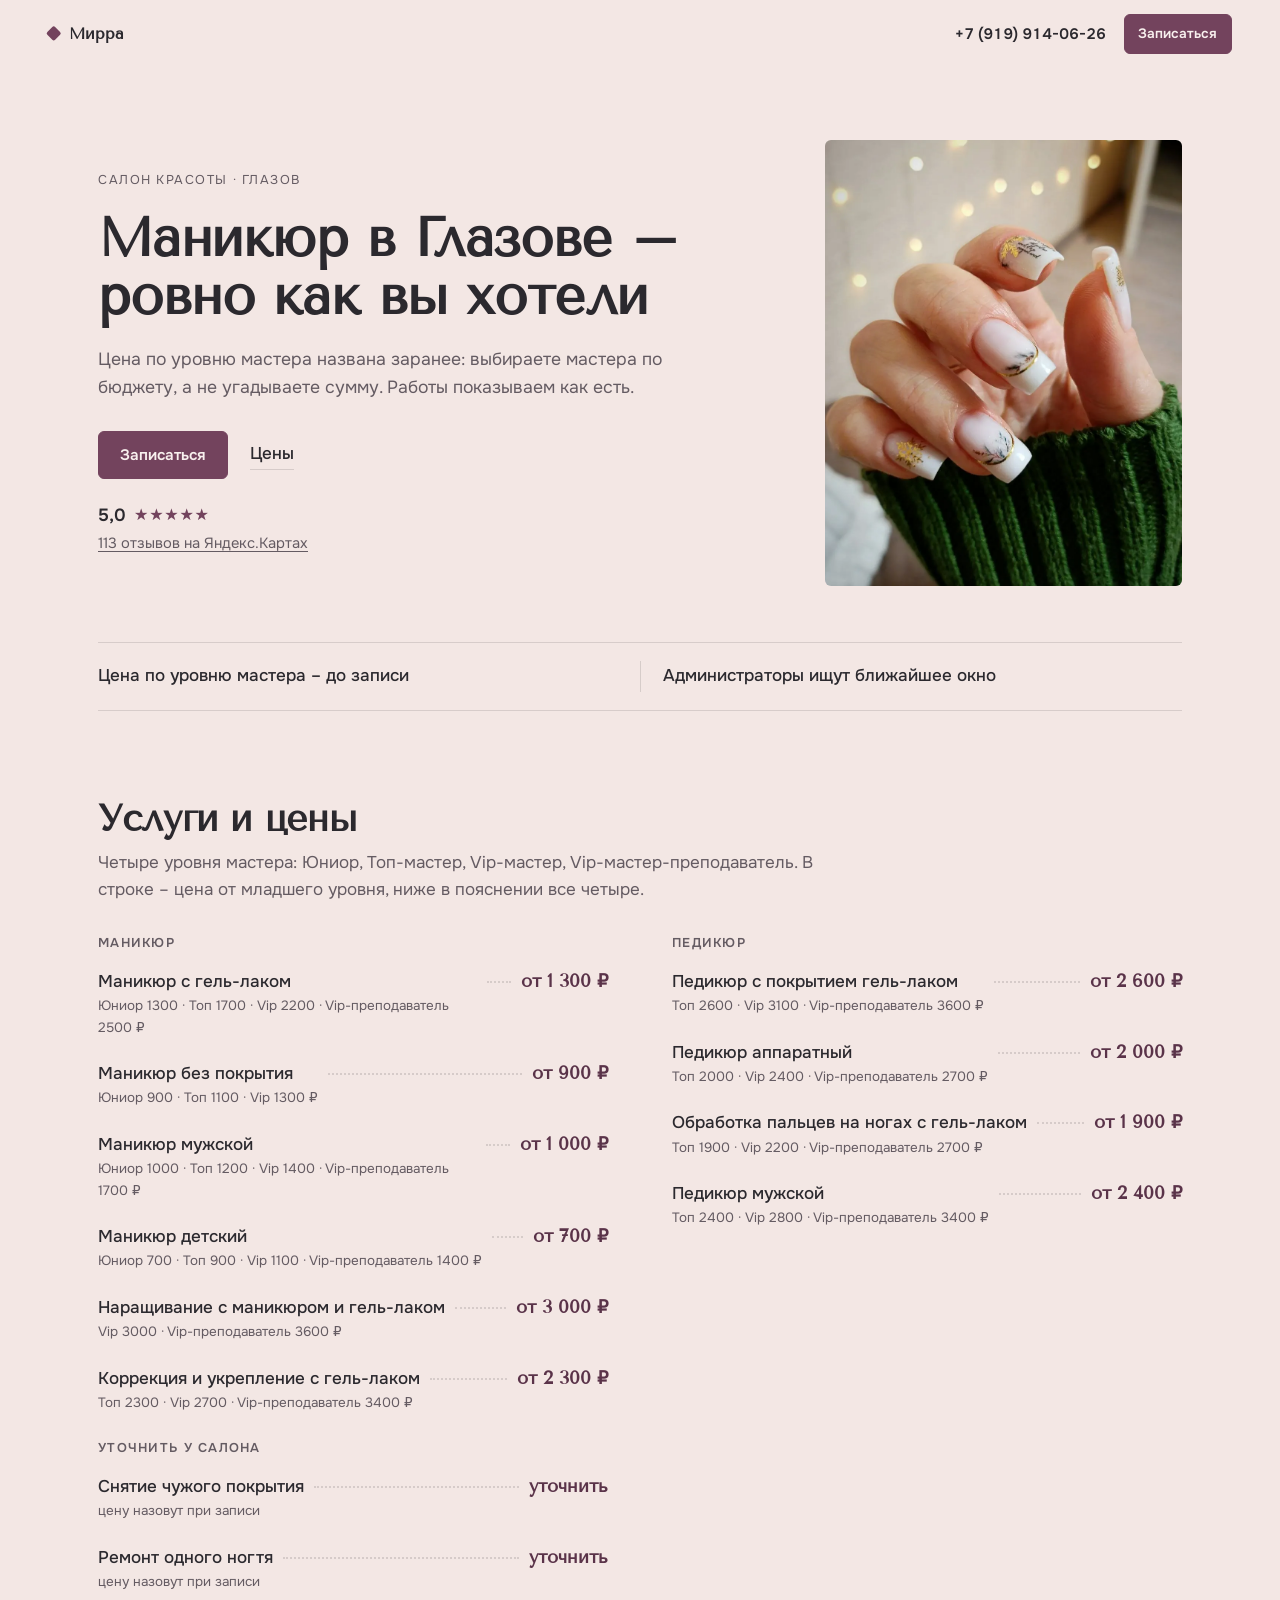
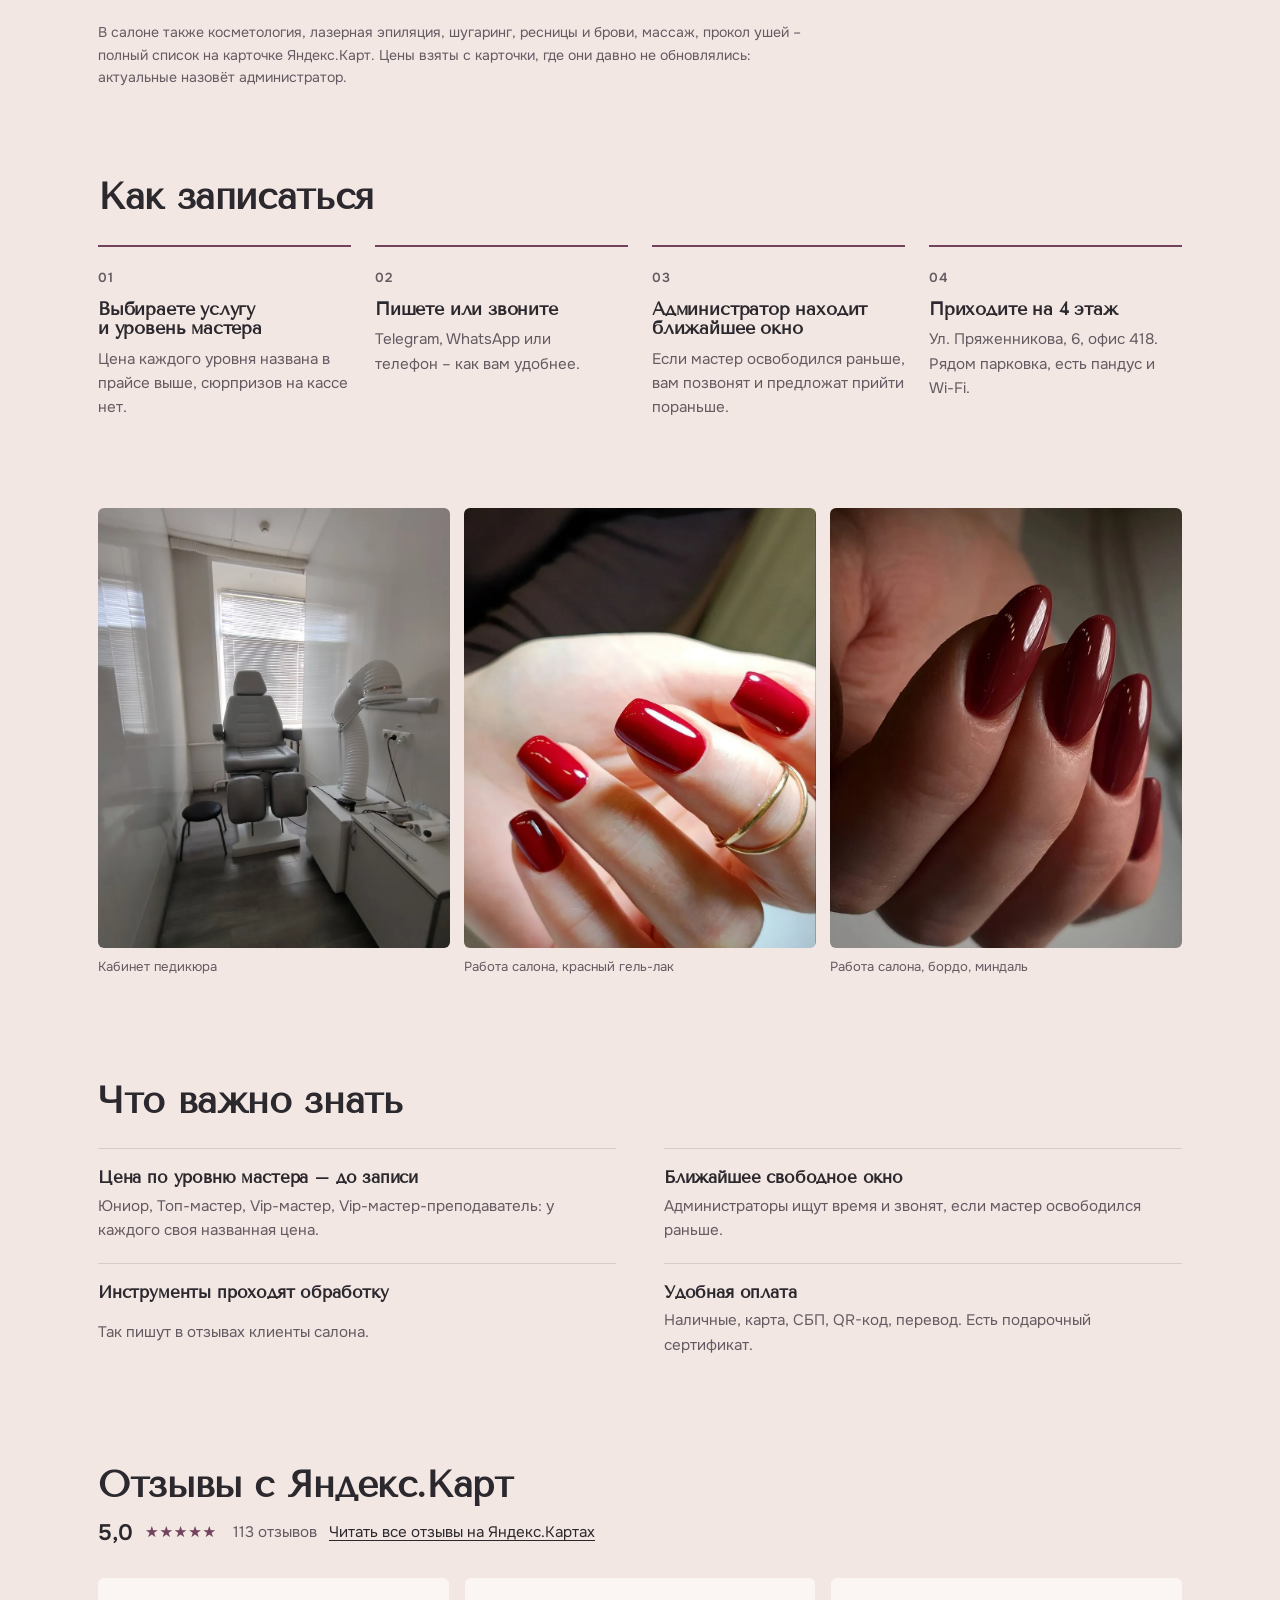
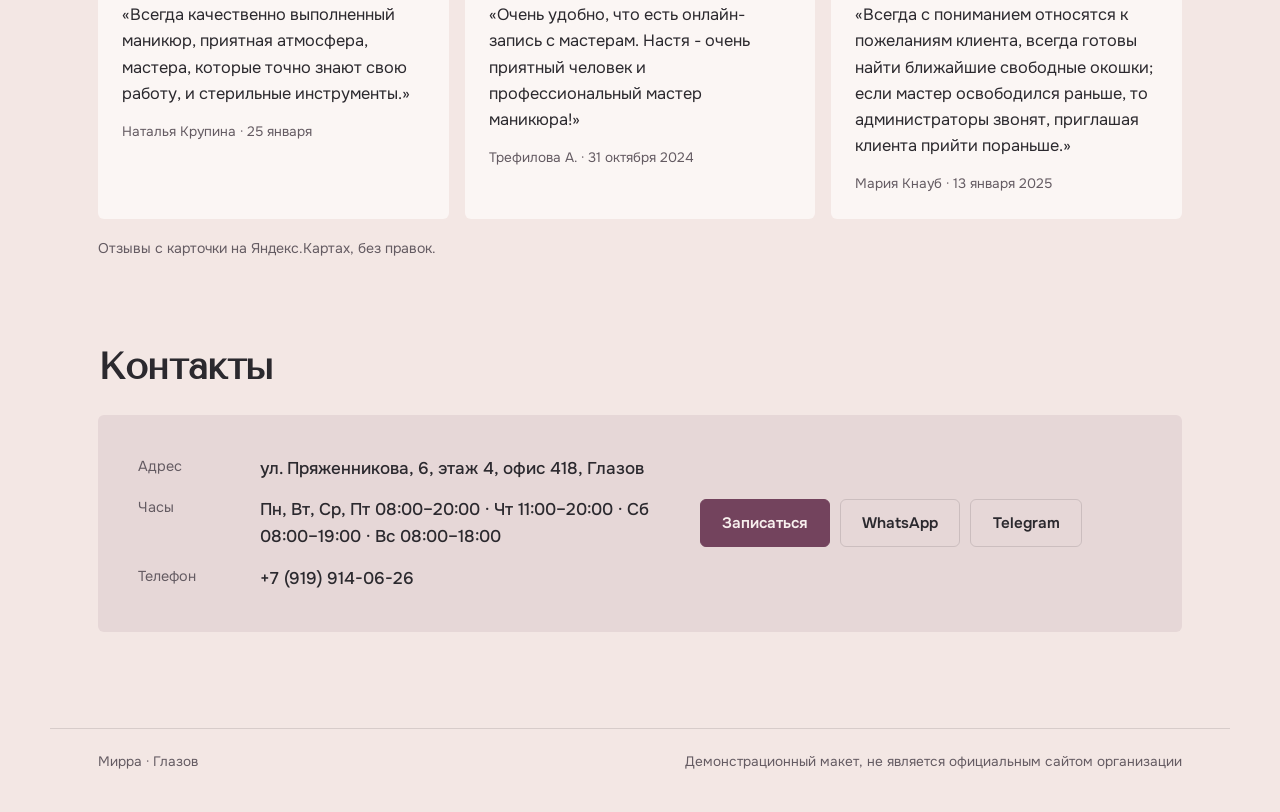
<file: index.html>
<!doctype html>
<html lang="ru">
<head>
<meta charset="utf-8">
<meta name="robots" content="noindex, nofollow">
<meta name="viewport" content="width=device-width, initial-scale=1, viewport-fit=cover">
<title>Мирра · Салон красоты, маникюр и педикюр</title>
<meta name="description" content="Цена по уровню мастера названа заранее: выбираете мастера по бюджету, а не угадываете сумму. Работы показываем как есть.">
<meta property="og:type" content="website">
<meta property="og:title" content="Маникюр в Глазове – ровно как вы хотели">
<meta property="og:description" content="Цена по уровню мастера названа заранее: выбираете мастера по бюджету, а не угадываете сумму. Работы показываем как есть.">
<meta property="og:image" content="assets/hero.webp">
<link rel="preload" as="image" href="assets/hero.webp" fetchpriority="high">
<link rel="icon" href="data:image/svg+xml,%3Csvg xmlns=%27http://www.w3.org/2000/svg%27 viewBox=%270 0 32 32%27%3E%3Crect x=%276%27 y=%276%27 width=%2720%27 height=%2720%27 rx=%275%27 fill=%27%2373435d%27/%3E%3C/svg%3E">
<link rel="preload" href="assets/fonts/tenor-sans-400-cyrillic.woff2" as="font" type="font/woff2" crossorigin>
<link rel="preload" href="assets/fonts/onest-400-cyrillic.woff2" as="font" type="font/woff2" crossorigin>
<style>@font-face { font-family: "Onest"; font-style: normal; font-weight: 400; font-display: swap; src: url("assets/fonts/onest-400-cyrillic.woff2") format("woff2"); unicode-range: U+0301, U+0400-045F, U+0490-0491, U+04B0-04B1, U+2116; }
@font-face { font-family: "Onest"; font-style: normal; font-weight: 400; font-display: swap; src: url("assets/fonts/onest-400-latin.woff2") format("woff2"); unicode-range: U+0000-00FF, U+0131, U+0152-0153, U+02BB-02BC, U+02C6, U+02DA, U+02DC, U+0304, U+0308, U+0329, U+2000-206F, U+20AC, U+2122, U+2191, U+2193, U+2212, U+2215, U+FEFF, U+FFFD; }
@font-face { font-family: "Onest"; font-style: normal; font-weight: 500; font-display: swap; src: url("assets/fonts/onest-500-cyrillic.woff2") format("woff2"); unicode-range: U+0301, U+0400-045F, U+0490-0491, U+04B0-04B1, U+2116; }
@font-face { font-family: "Onest"; font-style: normal; font-weight: 500; font-display: swap; src: url("assets/fonts/onest-500-latin.woff2") format("woff2"); unicode-range: U+0000-00FF, U+0131, U+0152-0153, U+02BB-02BC, U+02C6, U+02DA, U+02DC, U+0304, U+0308, U+0329, U+2000-206F, U+20AC, U+2122, U+2191, U+2193, U+2212, U+2215, U+FEFF, U+FFFD; }
@font-face { font-family: "Onest"; font-style: normal; font-weight: 600; font-display: swap; src: url("assets/fonts/onest-600-cyrillic.woff2") format("woff2"); unicode-range: U+0301, U+0400-045F, U+0490-0491, U+04B0-04B1, U+2116; }
@font-face { font-family: "Onest"; font-style: normal; font-weight: 600; font-display: swap; src: url("assets/fonts/onest-600-latin.woff2") format("woff2"); unicode-range: U+0000-00FF, U+0131, U+0152-0153, U+02BB-02BC, U+02C6, U+02DA, U+02DC, U+0304, U+0308, U+0329, U+2000-206F, U+20AC, U+2122, U+2191, U+2193, U+2212, U+2215, U+FEFF, U+FFFD; }
@font-face { font-family: "Tenor Sans"; font-style: normal; font-weight: 400; font-display: swap; src: url("assets/fonts/tenor-sans-400-cyrillic.woff2") format("woff2"); unicode-range: U+0301, U+0400-045F, U+0490-0491, U+04B0-04B1, U+2116; }
@font-face { font-family: "Tenor Sans"; font-style: normal; font-weight: 400; font-display: swap; src: url("assets/fonts/tenor-sans-400-latin.woff2") format("woff2"); unicode-range: U+0000-00FF, U+0131, U+0152-0153, U+02BB-02BC, U+02C6, U+02DA, U+02DC, U+0304, U+0308, U+0329, U+2000-206F, U+20AC, U+2122, U+2191, U+2193, U+2212, U+2215, U+FEFF, U+FFFD; }
:root { --c-canvas: #f3e7e4; --c-surface: #fbf6f4; --c-ink: #2b292e; --c-ink-soft: #645b62; --c-accent: #73435d; --c-accent-ink: #f8f0ee; --c-accent-deep: #5a3349; --f-display: "Tenor Sans", "Georgia", serif; --f-text: "Onest", "Segoe UI", system-ui, sans-serif; --h1k: 1; }
</style>
<link rel="stylesheet" href="style-lite.css">
</head>
<body class="s-lite" id="top" data-wa="79199140626" data-tg="mirraglazov" data-max="">
<header class="s-bar" data-s-bar>
  <a class="s-bar__brand" href="#top"><i aria-hidden="true"></i>Мирра</a>
  <div class="s-bar__right">
    <a class="s-bar__tel" href="tel:+79199140626">+7 (919) 914-06-26</a>
    <a class="s-btn s-btn--sm" href="#contacts">Записаться</a>
  </div>
</header>
<main>
  <section class="s-hero">
    <div class="s-hero__text">
      <p class="s-eyebrow">Салон красоты · Глазов</p>
      <h1>Маникюр в Глазове – ровно как вы хотели</h1>
      <p class="s-lead">Цена по уровню мастера названа заранее: выбираете мастера по бюджету, а не угадываете сумму. Работы показываем как есть.</p>
      <div class="s-actions"><a class="s-btn" href="#contacts">Записаться</a><a class="s-link" href="#prices">Цены</a></div>
      <div class="s-hero__rating"><a class="s-toprating" href="https://yandex.ru/maps/org/mirra/141368039031/" target="_blank" rel="noopener"><span class="s-toprating__row"><b>5,0</b><span class="s-reviews__stars" style="--r: 5" aria-hidden="true"></span></span><u>113 отзывов на Яндекс.Картах</u></a></div>
    </div>
    <figure class="s-hero__img"><img class="" src="assets/hero.webp" alt="Френч с дизайном, работа салона «Мирра»" decoding="async" fetchpriority="high"></figure>
  </section>

  <ul class="s-facts"><li>Цена по уровню мастера – до записи</li><li>Администраторы ищут ближайшее окно</li></ul>

  <section class="s-section" id="prices">
    <header class="s-section__head"><h2>Услуги и цены</h2><p>Четыре уровня мастера: Юниор, Топ-мастер, Vip-мастер, Vip-мастер-преподаватель. В строке – цена от младшего уровня, ниже в пояснении все четыре.</p></header>
    <div class="s-board"><div class="s-board__group">
      <h3 class="s-board__title">Маникюр</h3>
      <ul class="s-board__list">
        <li class="s-board__row"><span class="s-board__name">Маникюр с гель-лаком<em>Юниор 1300 · Топ 1700 · Vip 2200 · Vip-преподаватель 2500 ₽</em></span><span class="s-board__dots" aria-hidden="true"></span><span class="s-board__price">от 1 300 ₽</span></li>
        <li class="s-board__row"><span class="s-board__name">Маникюр без покрытия<em>Юниор 900 · Топ 1100 · Vip 1300 ₽</em></span><span class="s-board__dots" aria-hidden="true"></span><span class="s-board__price">от 900 ₽</span></li>
        <li class="s-board__row"><span class="s-board__name">Маникюр мужской<em>Юниор 1000 · Топ 1200 · Vip 1400 · Vip-преподаватель 1700 ₽</em></span><span class="s-board__dots" aria-hidden="true"></span><span class="s-board__price">от 1 000 ₽</span></li>
        <li class="s-board__row"><span class="s-board__name">Маникюр детский<em>Юниор 700 · Топ 900 · Vip 1100 · Vip-преподаватель 1400 ₽</em></span><span class="s-board__dots" aria-hidden="true"></span><span class="s-board__price">от 700 ₽</span></li>
        <li class="s-board__row"><span class="s-board__name">Наращивание с маникюром и гель-лаком<em>Vip 3000 · Vip-преподаватель 3600 ₽</em></span><span class="s-board__dots" aria-hidden="true"></span><span class="s-board__price">от 3 000 ₽</span></li>
        <li class="s-board__row"><span class="s-board__name">Коррекция и укрепление с гель-лаком<em>Топ 2300 · Vip 2700 · Vip-преподаватель 3400 ₽</em></span><span class="s-board__dots" aria-hidden="true"></span><span class="s-board__price">от 2 300 ₽</span></li>
      </ul>
    </div>
<div class="s-board__group">
      <h3 class="s-board__title">Педикюр</h3>
      <ul class="s-board__list">
        <li class="s-board__row"><span class="s-board__name">Педикюр с покрытием гель-лаком<em>Топ 2600 · Vip 3100 · Vip-преподаватель 3600 ₽</em></span><span class="s-board__dots" aria-hidden="true"></span><span class="s-board__price">от 2 600 ₽</span></li>
        <li class="s-board__row"><span class="s-board__name">Педикюр аппаратный<em>Топ 2000 · Vip 2400 · Vip-преподаватель 2700 ₽</em></span><span class="s-board__dots" aria-hidden="true"></span><span class="s-board__price">от 2 000 ₽</span></li>
        <li class="s-board__row"><span class="s-board__name">Обработка пальцев на ногах с гель-лаком<em>Топ 1900 · Vip 2200 · Vip-преподаватель 2700 ₽</em></span><span class="s-board__dots" aria-hidden="true"></span><span class="s-board__price">от 1 900 ₽</span></li>
        <li class="s-board__row"><span class="s-board__name">Педикюр мужской<em>Топ 2400 · Vip 2800 · Vip-преподаватель 3400 ₽</em></span><span class="s-board__dots" aria-hidden="true"></span><span class="s-board__price">от 2 400 ₽</span></li>
      </ul>
    </div>
<div class="s-board__group">
      <h3 class="s-board__title">Уточнить у салона</h3>
      <ul class="s-board__list">
        <li class="s-board__row"><span class="s-board__name">Снятие чужого покрытия<em>цену назовут при записи</em></span><span class="s-board__dots" aria-hidden="true"></span><span class="s-board__price">уточнить</span></li>
        <li class="s-board__row"><span class="s-board__name">Ремонт одного ногтя<em>цену назовут при записи</em></span><span class="s-board__dots" aria-hidden="true"></span><span class="s-board__price">уточнить</span></li>
      </ul>
    </div></div>
    <p class="s-note">В салоне также косметология, лазерная эпиляция, шугаринг, ресницы и брови, массаж, прокол ушей – полный список на карточке Яндекс.Карт. Цены взяты с карточки, где они давно не обновлялись: актуальные назовёт администратор.</p>
  </section>

  <section class="s-section">
    <header class="s-section__head"><h2>Как записаться</h2></header>
    <ol class="s-steps">
      <li class="s-steps__item"><span class="s-steps__n">01</span><h3>Выбираете услугу и уровень мастера</h3><p>Цена каждого уровня названа в прайсе выше, сюрпризов на кассе нет.</p></li>
      <li class="s-steps__item"><span class="s-steps__n">02</span><h3>Пишете или звоните</h3><p>Telegram, WhatsApp или телефон – как вам удобнее.</p></li>
      <li class="s-steps__item"><span class="s-steps__n">03</span><h3>Администратор находит ближайшее окно</h3><p>Если мастер освободился раньше, вам позвонят и предложат прийти пораньше.</p></li>
      <li class="s-steps__item"><span class="s-steps__n">04</span><h3>Приходите на 4 этаж</h3><p>Ул. Пряженникова, 6, офис 418. Рядом парковка, есть пандус и Wi-Fi.</p></li>
    </ol>
  </section>

  <section class="s-photos" aria-label="Фото"><figure><img class="" src="assets/kabinet.webp" alt="Светлый кабинет с педикюрным креслом" loading="lazy" decoding="async"><figcaption>Кабинет педикюра</figcaption></figure><figure><img class="" src="assets/work-red.webp" alt="Красный гель-лак, квадратная форма" loading="lazy" decoding="async"><figcaption>Работа салона, красный гель-лак</figcaption></figure><figure><img class="" src="assets/work-bordo.webp" alt="Бордовый гель-лак, форма миндаль" loading="lazy" decoding="async"><figcaption>Работа салона, бордо, миндаль</figcaption></figure></section>

  <section class="s-section">
    <header class="s-section__head"><h2>Что важно знать</h2></header>
    <ul class="s-promises">
      <li><h3>Цена по уровню мастера – до записи</h3><p>Юниор, Топ-мастер, Vip-мастер, Vip-мастер-преподаватель: у каждого своя названная цена.</p></li>
      <li><h3>Ближайшее свободное окно</h3><p>Администраторы ищут время и звонят, если мастер освободился раньше.</p></li>
      <li><h3>Инструменты проходят обработку</h3><p>Так пишут в отзывах клиенты салона.</p></li>
      <li><h3>Удобная оплата</h3><p>Наличные, карта, СБП, QR-код, перевод. Есть подарочный сертификат.</p></li>
    </ul>
  </section>

  <section class="s-section">
    <header class="s-section__head s-section__head--reviews"><h2>Отзывы с Яндекс.Карт</h2><p class="s-reviews__rating"><span class="s-reviews__num">5,0</span><span class="s-reviews__stars" style="--r: 5" aria-label="рейтинг 5,0 из 5"></span><span class="s-reviews__count">113 отзывов</span><a class="s-reviews__all" href="https://yandex.ru/maps/org/mirra/141368039031/" target="_blank" rel="noopener">Читать все отзывы на Яндекс.Картах</a></p></header>
    <ul class="s-reviews">
      <li><blockquote>«Всегда качественно выполненный маникюр, приятная атмосфера, мастера, которые точно знают свою работу, и стерильные инструменты.»</blockquote><p class="s-reviews__who">Наталья Крупина · 25 января</p></li>
      <li><blockquote>«Очень удобно, что есть онлайн-запись с мастерам. Настя - очень приятный человек и профессиональный мастер маникюра!»</blockquote><p class="s-reviews__who">Трефилова А. · 31 октября 2024</p></li>
      <li><blockquote>«Всегда с пониманием относятся к пожеланиям клиента, всегда готовы найти ближайшие свободные окошки; если мастер освободился раньше, то администраторы звонят, приглашая клиента прийти пораньше.»</blockquote><p class="s-reviews__who">Мария Кнауб · 13 января 2025</p></li>
    </ul>
    <p class="s-note">Отзывы с карточки на Яндекс.Картах, без правок.</p>
  </section>

  <section class="s-section" id="contacts">
    <header class="s-section__head"><h2>Контакты</h2></header>
    <div class="s-contacts">
      <dl>
        <div><dt>Адрес</dt><dd>ул. Пряженникова, 6, этаж 4, офис 418, Глазов</dd></div>
        <div><dt>Часы</dt><dd>Пн, Вт, Ср, Пт 08:00–20:00 · Чт 11:00–20:00 · Сб 08:00–19:00 · Вс 08:00–18:00</dd></div>
        <div><dt>Телефон</dt><dd><a href="tel:+79199140626">+7 (919) 914-06-26</a></dd></div>
      </dl>
      <div class="s-contacts__actions">
        <a class="s-btn" href="tel:+79199140626">Записаться</a>
        <a class="s-btn s-btn--ghost" data-s-msg="whatsapp" href="#">WhatsApp</a>
        <a class="s-btn s-btn--ghost" data-s-msg="telegram" href="#">Telegram</a>
      </div>
    </div>
  </section>
</main>
<footer class="s-foot"><p>Мирра · Глазов</p><p>Демонстрационный макет, не является официальным сайтом организации</p></footer>
<script src="style.js" defer></script>
</body>
</html>
</file>
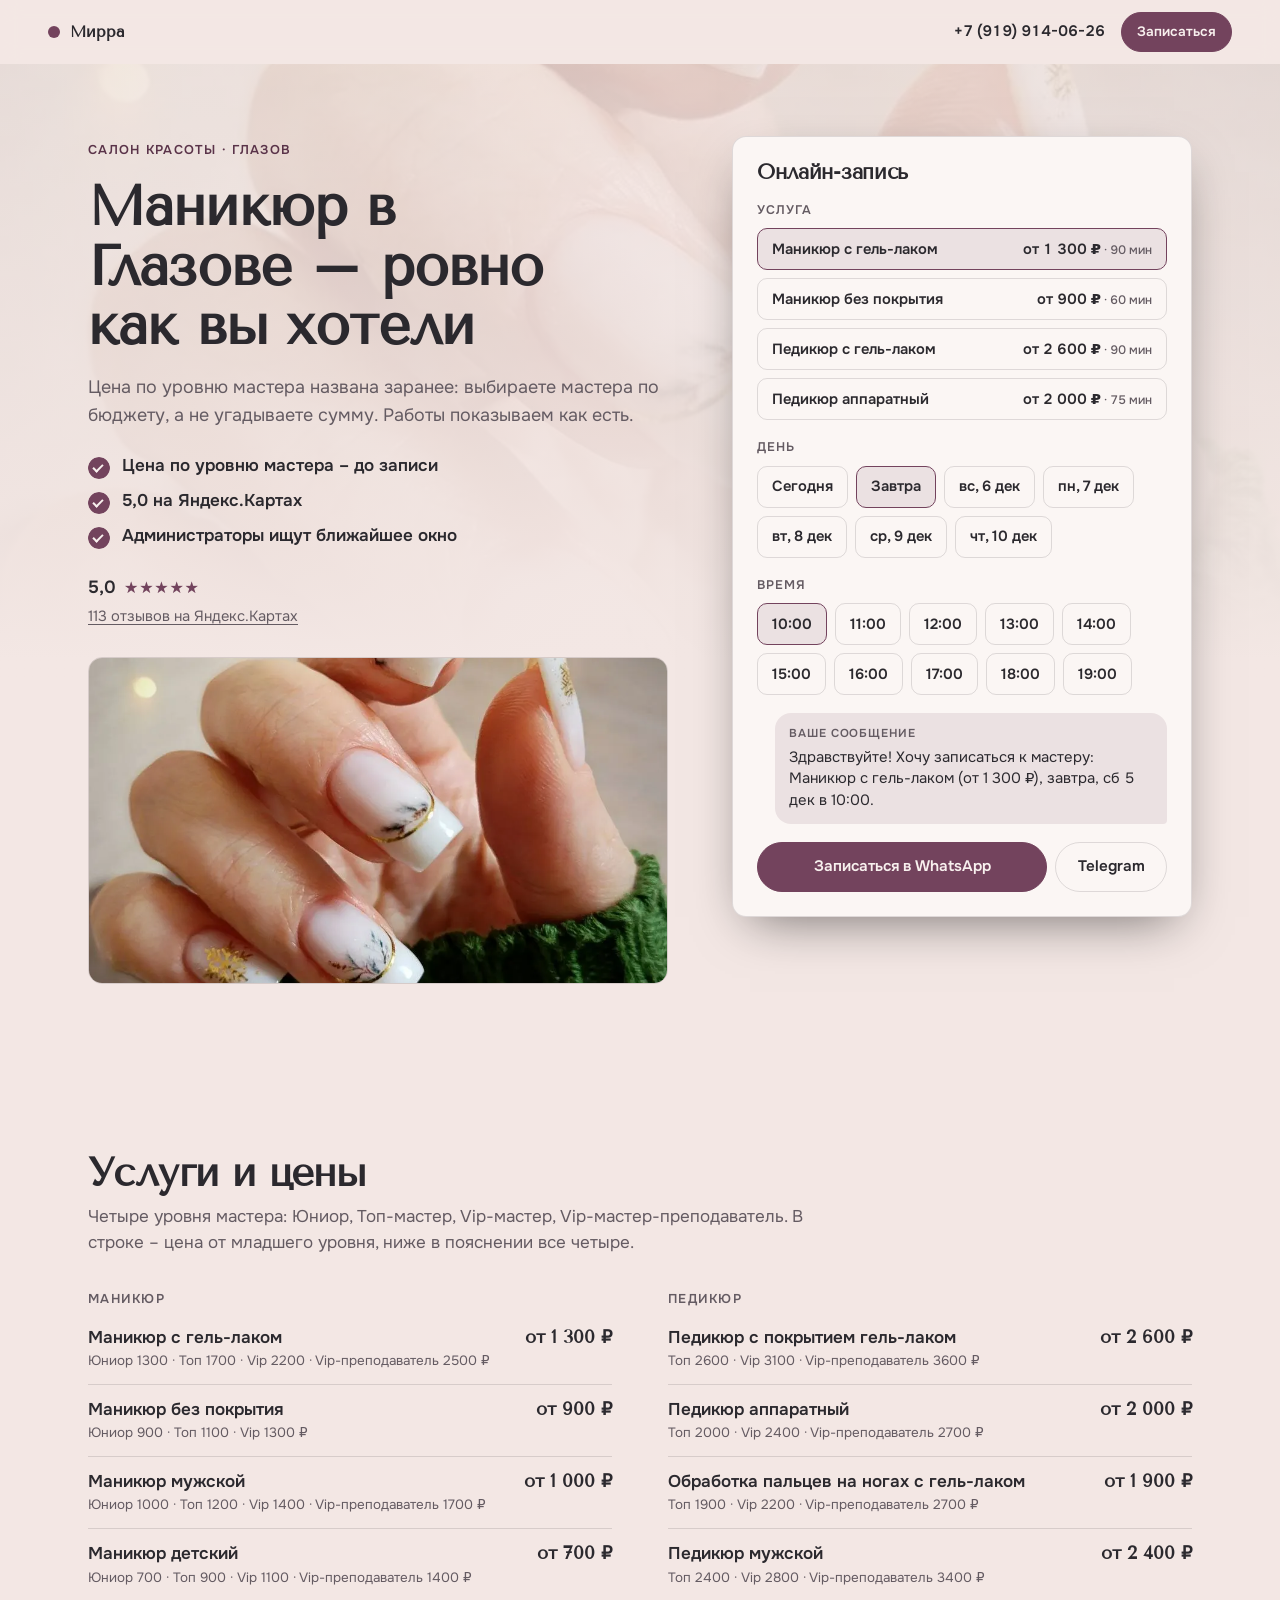
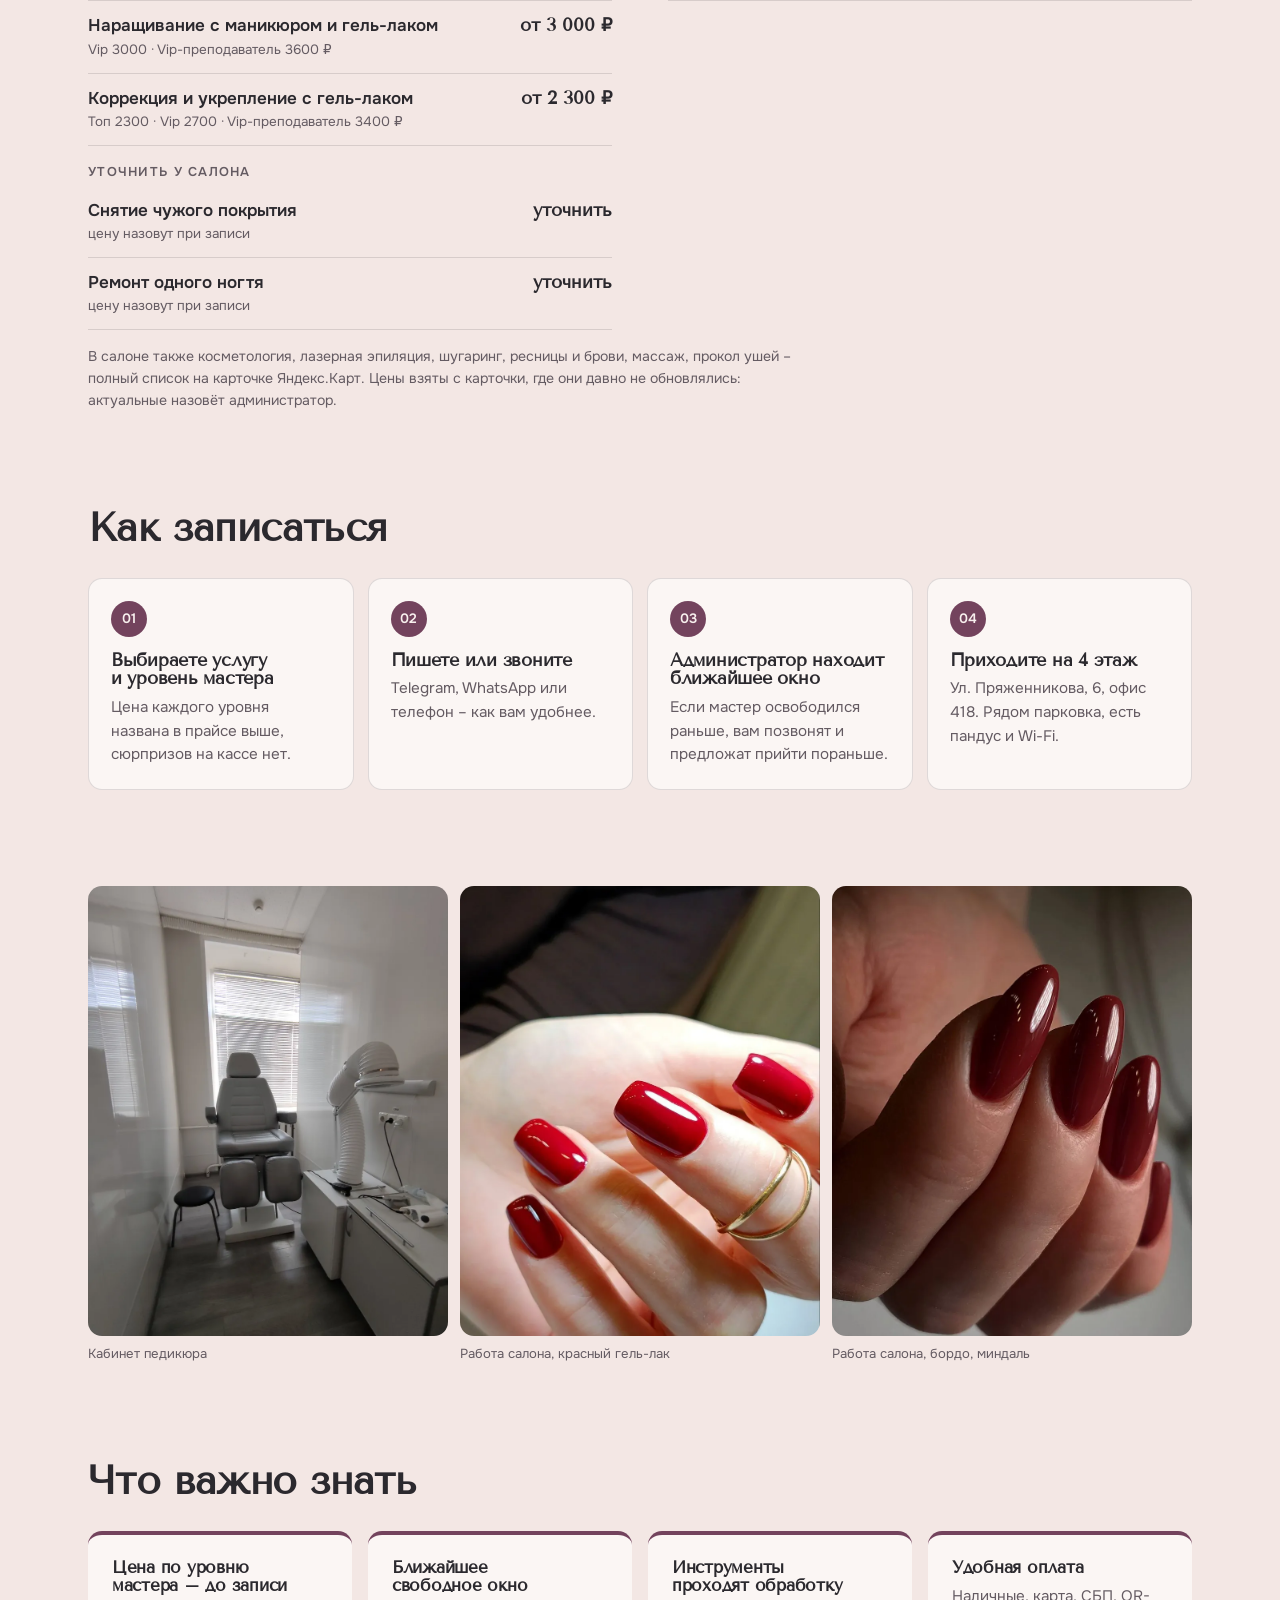
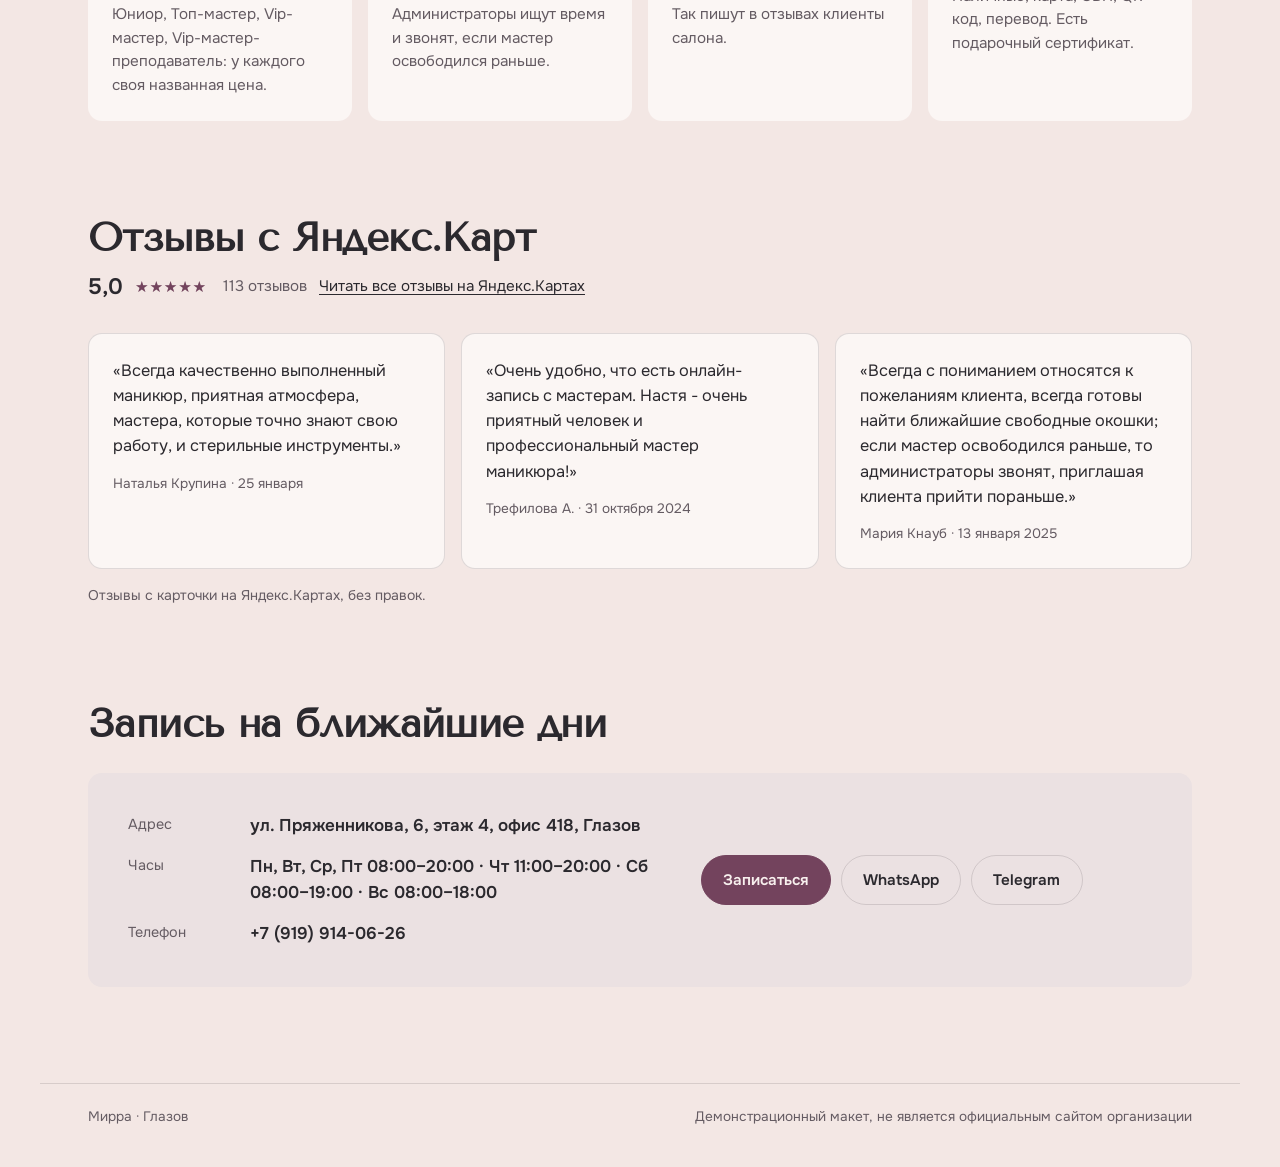
<file: prod/index.html>
<!doctype html>
<html lang="ru">
<head>
<meta charset="utf-8">
<meta name="robots" content="noindex, nofollow">
<meta name="viewport" content="width=device-width, initial-scale=1, viewport-fit=cover">
<title>Мирра · Салон красоты, маникюр и педикюр</title>
<meta name="description" content="Цена по уровню мастера названа заранее: выбираете мастера по бюджету, а не угадываете сумму. Работы показываем как есть.">
<meta property="og:type" content="website">
<meta property="og:title" content="Маникюр в Глазове – ровно как вы хотели">
<meta property="og:description" content="Цена по уровню мастера названа заранее: выбираете мастера по бюджету, а не угадываете сумму. Работы показываем как есть.">
<meta property="og:image" content="assets/hero.webp">
<link rel="preload" as="image" href="assets/hero.webp" fetchpriority="high">
<link rel="icon" href="data:image/svg+xml,%3Csvg xmlns=%27http://www.w3.org/2000/svg%27 viewBox=%270 0 32 32%27%3E%3Crect x=%276%27 y=%276%27 width=%2720%27 height=%2720%27 rx=%275%27 fill=%27%2373435d%27/%3E%3C/svg%3E">
<link rel="preload" href="assets/fonts/tenor-sans-400-cyrillic.woff2" as="font" type="font/woff2" crossorigin>
<link rel="preload" href="assets/fonts/onest-400-cyrillic.woff2" as="font" type="font/woff2" crossorigin>
<style>@font-face { font-family: "Onest"; font-style: normal; font-weight: 400; font-display: swap; src: url("assets/fonts/onest-400-cyrillic.woff2") format("woff2"); unicode-range: U+0301, U+0400-045F, U+0490-0491, U+04B0-04B1, U+2116; }
@font-face { font-family: "Onest"; font-style: normal; font-weight: 400; font-display: swap; src: url("assets/fonts/onest-400-latin.woff2") format("woff2"); unicode-range: U+0000-00FF, U+0131, U+0152-0153, U+02BB-02BC, U+02C6, U+02DA, U+02DC, U+0304, U+0308, U+0329, U+2000-206F, U+20AC, U+2122, U+2191, U+2193, U+2212, U+2215, U+FEFF, U+FFFD; }
@font-face { font-family: "Onest"; font-style: normal; font-weight: 500; font-display: swap; src: url("assets/fonts/onest-500-cyrillic.woff2") format("woff2"); unicode-range: U+0301, U+0400-045F, U+0490-0491, U+04B0-04B1, U+2116; }
@font-face { font-family: "Onest"; font-style: normal; font-weight: 500; font-display: swap; src: url("assets/fonts/onest-500-latin.woff2") format("woff2"); unicode-range: U+0000-00FF, U+0131, U+0152-0153, U+02BB-02BC, U+02C6, U+02DA, U+02DC, U+0304, U+0308, U+0329, U+2000-206F, U+20AC, U+2122, U+2191, U+2193, U+2212, U+2215, U+FEFF, U+FFFD; }
@font-face { font-family: "Onest"; font-style: normal; font-weight: 600; font-display: swap; src: url("assets/fonts/onest-600-cyrillic.woff2") format("woff2"); unicode-range: U+0301, U+0400-045F, U+0490-0491, U+04B0-04B1, U+2116; }
@font-face { font-family: "Onest"; font-style: normal; font-weight: 600; font-display: swap; src: url("assets/fonts/onest-600-latin.woff2") format("woff2"); unicode-range: U+0000-00FF, U+0131, U+0152-0153, U+02BB-02BC, U+02C6, U+02DA, U+02DC, U+0304, U+0308, U+0329, U+2000-206F, U+20AC, U+2122, U+2191, U+2193, U+2212, U+2215, U+FEFF, U+FFFD; }
@font-face { font-family: "Tenor Sans"; font-style: normal; font-weight: 400; font-display: swap; src: url("assets/fonts/tenor-sans-400-cyrillic.woff2") format("woff2"); unicode-range: U+0301, U+0400-045F, U+0490-0491, U+04B0-04B1, U+2116; }
@font-face { font-family: "Tenor Sans"; font-style: normal; font-weight: 400; font-display: swap; src: url("assets/fonts/tenor-sans-400-latin.woff2") format("woff2"); unicode-range: U+0000-00FF, U+0131, U+0152-0153, U+02BB-02BC, U+02C6, U+02DA, U+02DC, U+0304, U+0308, U+0329, U+2000-206F, U+20AC, U+2122, U+2191, U+2193, U+2212, U+2215, U+FEFF, U+FFFD; }
:root { --c-canvas: #f3e7e4; --c-surface: #fbf6f4; --c-ink: #2b292e; --c-ink-soft: #645b62; --c-accent: #73435d; --c-accent-ink: #f8f0ee; --c-accent-deep: #5a3349; --f-display: "Tenor Sans", "Georgia", serif; --f-text: "Onest", "Segoe UI", system-ui, sans-serif; --h1k: 1; }
</style>
<link rel="stylesheet" href="style-prod.css">
</head>
<body class="s-prod" id="top" data-wa="79199140626" data-tg="mirraglazov" data-max="">
<header class="s-bar" data-s-bar>
  <a class="s-bar__brand" href="#top"><i aria-hidden="true"></i>Мирра</a>
  <div class="s-bar__right">
    <a class="s-bar__tel" href="tel:+79199140626">+7 (919) 914-06-26</a>
    <a class="s-btn s-btn--sm" href="#widget">Записаться</a>
  </div>
</header>
<main>
  <section class="s-hero">
    <div class="s-hero__text">
      <p class="s-eyebrow">Салон красоты · Глазов</p>
      <h1>Маникюр в Глазове – ровно как вы хотели</h1>
      <p class="s-lead">Цена по уровню мастера названа заранее: выбираете мастера по бюджету, а не угадываете сумму. Работы показываем как есть.</p>
      <ul class="s-ticks"><li>Цена по уровню мастера – до записи</li><li>5,0 на Яндекс.Картах</li><li>Администраторы ищут ближайшее окно</li></ul>
      <p class="s-rating"><a class="s-toprating" href="https://yandex.ru/maps/org/mirra/141368039031/" target="_blank" rel="noopener"><span class="s-toprating__row"><b>5,0</b><span class="s-reviews__stars" style="--r: 5" aria-hidden="true"></span></span><u>113 отзывов на Яндекс.Картах</u></a></p>
      <figure class="s-hero__photo"><img class="" src="assets/hero.webp" alt="Френч с дизайном, работа салона «Мирра»" loading="lazy" decoding="async"></figure>
    </div>
    <div class="s-hero__widget" id="widget"><form class="s-widget" data-s-booking data-days="7" data-closed="" data-slots="10:00,11:00,12:00,13:00,14:00,15:00,16:00,17:00,18:00,19:00" data-message="Здравствуйте! Хочу записаться к мастеру: {услуга}, {день} в {время}." onsubmit="return false">
      <h2 class="s-widget__title">Онлайн-запись</h2>
      <fieldset><legend>Услуга</legend>
        <div class="s-chips s-chips--col"><label class="s-chip s-chip--row"><input type="radio" name="svc" value="0" data-name="Маникюр с гель-лаком" data-price="1300" data-from="1" data-min="90" checked><span>Маникюр с гель-лаком</span><b>от 1 300 ₽<small> · 90 мин</small></b></label><label class="s-chip s-chip--row"><input type="radio" name="svc" value="1" data-name="Маникюр без покрытия" data-price="900" data-from="1" data-min="60"><span>Маникюр без покрытия</span><b>от 900 ₽<small> · 60 мин</small></b></label><label class="s-chip s-chip--row"><input type="radio" name="svc" value="2" data-name="Педикюр с гель-лаком" data-price="2600" data-from="1" data-min="90"><span>Педикюр с гель-лаком</span><b>от 2 600 ₽<small> · 90 мин</small></b></label><label class="s-chip s-chip--row"><input type="radio" name="svc" value="3" data-name="Педикюр аппаратный" data-price="2000" data-from="1" data-min="75"><span>Педикюр аппаратный</span><b>от 2 000 ₽<small> · 75 мин</small></b></label></div>
      </fieldset>
      <fieldset><legend>День</legend><div class="s-chips" data-s-days></div></fieldset>
      <fieldset><legend>Время</legend><div class="s-chips" data-s-times></div></fieldset>
      <div class="s-bubble" aria-live="polite"><span class="s-bubble__label">Ваше сообщение</span><p data-s-bubble></p></div>
      <div class="s-send">
        <a class="s-btn s-btn--wide" data-s-msg="whatsapp" href="#">Записаться в WhatsApp</a>
        <a class="s-btn s-btn--ghost" data-s-msg="telegram" href="#">Telegram</a>
      </div>
      <p class="s-send__note" data-s-copied hidden>Текст скопирован – вставьте его в чат.</p>
      
    </form></div>
    <figure class="s-hero__bg" aria-hidden="true"><img class="" src="assets/hero.webp" alt="Френч с дизайном, работа салона «Мирра»" decoding="async" fetchpriority="high"></figure>
  </section>

  

  <section class="s-section s-reveal" id="prices">
    <header class="s-section__head"><h2>Услуги и цены</h2><p>Четыре уровня мастера: Юниор, Топ-мастер, Vip-мастер, Vip-мастер-преподаватель. В строке – цена от младшего уровня, ниже в пояснении все четыре.</p></header>
    <div class="s-board"><div class="s-board__group">
      <h3 class="s-board__title">Маникюр</h3>
      <ul class="s-board__list">
        <li class="s-board__row"><span class="s-board__name">Маникюр с гель-лаком<em>Юниор 1300 · Топ 1700 · Vip 2200 · Vip-преподаватель 2500 ₽</em></span><span class="s-board__dots" aria-hidden="true"></span><span class="s-board__price">от 1 300 ₽</span></li>
        <li class="s-board__row"><span class="s-board__name">Маникюр без покрытия<em>Юниор 900 · Топ 1100 · Vip 1300 ₽</em></span><span class="s-board__dots" aria-hidden="true"></span><span class="s-board__price">от 900 ₽</span></li>
        <li class="s-board__row"><span class="s-board__name">Маникюр мужской<em>Юниор 1000 · Топ 1200 · Vip 1400 · Vip-преподаватель 1700 ₽</em></span><span class="s-board__dots" aria-hidden="true"></span><span class="s-board__price">от 1 000 ₽</span></li>
        <li class="s-board__row"><span class="s-board__name">Маникюр детский<em>Юниор 700 · Топ 900 · Vip 1100 · Vip-преподаватель 1400 ₽</em></span><span class="s-board__dots" aria-hidden="true"></span><span class="s-board__price">от 700 ₽</span></li>
        <li class="s-board__row"><span class="s-board__name">Наращивание с маникюром и гель-лаком<em>Vip 3000 · Vip-преподаватель 3600 ₽</em></span><span class="s-board__dots" aria-hidden="true"></span><span class="s-board__price">от 3 000 ₽</span></li>
        <li class="s-board__row"><span class="s-board__name">Коррекция и укрепление с гель-лаком<em>Топ 2300 · Vip 2700 · Vip-преподаватель 3400 ₽</em></span><span class="s-board__dots" aria-hidden="true"></span><span class="s-board__price">от 2 300 ₽</span></li>
      </ul>
    </div>
<div class="s-board__group">
      <h3 class="s-board__title">Педикюр</h3>
      <ul class="s-board__list">
        <li class="s-board__row"><span class="s-board__name">Педикюр с покрытием гель-лаком<em>Топ 2600 · Vip 3100 · Vip-преподаватель 3600 ₽</em></span><span class="s-board__dots" aria-hidden="true"></span><span class="s-board__price">от 2 600 ₽</span></li>
        <li class="s-board__row"><span class="s-board__name">Педикюр аппаратный<em>Топ 2000 · Vip 2400 · Vip-преподаватель 2700 ₽</em></span><span class="s-board__dots" aria-hidden="true"></span><span class="s-board__price">от 2 000 ₽</span></li>
        <li class="s-board__row"><span class="s-board__name">Обработка пальцев на ногах с гель-лаком<em>Топ 1900 · Vip 2200 · Vip-преподаватель 2700 ₽</em></span><span class="s-board__dots" aria-hidden="true"></span><span class="s-board__price">от 1 900 ₽</span></li>
        <li class="s-board__row"><span class="s-board__name">Педикюр мужской<em>Топ 2400 · Vip 2800 · Vip-преподаватель 3400 ₽</em></span><span class="s-board__dots" aria-hidden="true"></span><span class="s-board__price">от 2 400 ₽</span></li>
      </ul>
    </div>
<div class="s-board__group">
      <h3 class="s-board__title">Уточнить у салона</h3>
      <ul class="s-board__list">
        <li class="s-board__row"><span class="s-board__name">Снятие чужого покрытия<em>цену назовут при записи</em></span><span class="s-board__dots" aria-hidden="true"></span><span class="s-board__price">уточнить</span></li>
        <li class="s-board__row"><span class="s-board__name">Ремонт одного ногтя<em>цену назовут при записи</em></span><span class="s-board__dots" aria-hidden="true"></span><span class="s-board__price">уточнить</span></li>
      </ul>
    </div></div>
    <p class="s-note">В салоне также косметология, лазерная эпиляция, шугаринг, ресницы и брови, массаж, прокол ушей – полный список на карточке Яндекс.Карт. Цены взяты с карточки, где они давно не обновлялись: актуальные назовёт администратор.</p>
  </section>

  <section class="s-section s-reveal">
    <header class="s-section__head"><h2>Как записаться</h2></header>
    <ol class="s-steps">
      <li class="s-steps__item"><span class="s-steps__n">01</span><h3>Выбираете услугу и уровень мастера</h3><p>Цена каждого уровня названа в прайсе выше, сюрпризов на кассе нет.</p></li>
      <li class="s-steps__item"><span class="s-steps__n">02</span><h3>Пишете или звоните</h3><p>Telegram, WhatsApp или телефон – как вам удобнее.</p></li>
      <li class="s-steps__item"><span class="s-steps__n">03</span><h3>Администратор находит ближайшее окно</h3><p>Если мастер освободился раньше, вам позвонят и предложат прийти пораньше.</p></li>
      <li class="s-steps__item"><span class="s-steps__n">04</span><h3>Приходите на 4 этаж</h3><p>Ул. Пряженникова, 6, офис 418. Рядом парковка, есть пандус и Wi-Fi.</p></li>
    </ol>
  </section>

  <section class="s-photos s-reveal" aria-label="Фото"><figure><img class="" src="assets/kabinet.webp" alt="Светлый кабинет с педикюрным креслом" loading="lazy" decoding="async"><figcaption>Кабинет педикюра</figcaption></figure><figure><img class="" src="assets/work-red.webp" alt="Красный гель-лак, квадратная форма" loading="lazy" decoding="async"><figcaption>Работа салона, красный гель-лак</figcaption></figure><figure><img class="" src="assets/work-bordo.webp" alt="Бордовый гель-лак, форма миндаль" loading="lazy" decoding="async"><figcaption>Работа салона, бордо, миндаль</figcaption></figure></section>

  <section class="s-section s-reveal">
    <header class="s-section__head"><h2>Что важно знать</h2></header>
    <ul class="s-promises">
      <li><h3>Цена по уровню мастера – до записи</h3><p>Юниор, Топ-мастер, Vip-мастер, Vip-мастер-преподаватель: у каждого своя названная цена.</p></li>
      <li><h3>Ближайшее свободное окно</h3><p>Администраторы ищут время и звонят, если мастер освободился раньше.</p></li>
      <li><h3>Инструменты проходят обработку</h3><p>Так пишут в отзывах клиенты салона.</p></li>
      <li><h3>Удобная оплата</h3><p>Наличные, карта, СБП, QR-код, перевод. Есть подарочный сертификат.</p></li>
    </ul>
  </section>

  <section class="s-section s-reveal">
    <header class="s-section__head s-section__head--reviews"><h2>Отзывы с Яндекс.Карт</h2><p class="s-reviews__rating"><span class="s-reviews__num">5,0</span><span class="s-reviews__stars" style="--r: 5" aria-label="рейтинг 5,0 из 5"></span><span class="s-reviews__count">113 отзывов</span><a class="s-reviews__all" href="https://yandex.ru/maps/org/mirra/141368039031/" target="_blank" rel="noopener">Читать все отзывы на Яндекс.Картах</a></p></header>
    <ul class="s-reviews">
      <li><blockquote>«Всегда качественно выполненный маникюр, приятная атмосфера, мастера, которые точно знают свою работу, и стерильные инструменты.»</blockquote><p class="s-reviews__who">Наталья Крупина · 25 января</p></li>
      <li><blockquote>«Очень удобно, что есть онлайн-запись с мастерам. Настя - очень приятный человек и профессиональный мастер маникюра!»</blockquote><p class="s-reviews__who">Трефилова А. · 31 октября 2024</p></li>
      <li><blockquote>«Всегда с пониманием относятся к пожеланиям клиента, всегда готовы найти ближайшие свободные окошки; если мастер освободился раньше, то администраторы звонят, приглашая клиента прийти пораньше.»</blockquote><p class="s-reviews__who">Мария Кнауб · 13 января 2025</p></li>
    </ul>
    <p class="s-note">Отзывы с карточки на Яндекс.Картах, без правок.</p>
  </section>

  

  <section class="s-section s-final s-reveal" id="contacts">
    <header class="s-section__head"><h2>Запись на ближайшие дни</h2></header>
    <div class="s-contacts">
      <dl>
        <div><dt>Адрес</dt><dd>ул. Пряженникова, 6, этаж 4, офис 418, Глазов</dd></div>
        <div><dt>Часы</dt><dd>Пн, Вт, Ср, Пт 08:00–20:00 · Чт 11:00–20:00 · Сб 08:00–19:00 · Вс 08:00–18:00</dd></div>
        <div><dt>Телефон</dt><dd><a href="tel:+79199140626">+7 (919) 914-06-26</a></dd></div>
      </dl>
      <div class="s-contacts__actions">
        <a class="s-btn" href="#widget">Записаться</a>
        <a class="s-btn s-btn--ghost" data-s-msg="whatsapp" href="#">WhatsApp</a>
        <a class="s-btn s-btn--ghost" data-s-msg="telegram" href="#">Telegram</a>
      </div>
    </div>
  </section>
</main>
<footer class="s-foot"><p>Мирра · Глазов</p><p>Демонстрационный макет, не является официальным сайтом организации</p></footer>
<nav class="s-dock" aria-label="Быстрая связь"><a class="s-btn" href="#widget">Записаться</a><a class="s-btn s-btn--ghost" href="tel:+79199140626">Позвонить</a></nav>
<script src="style.js" defer></script>
</body>
</html>
</file>
<file: style-lite.css>
/* Стиль «Лайт»: спокойная вёрстка, почти без анимации. Главная деталь – прайс-доска с отточиями.
   Цвета и шрифты приходят из палитры ниши: --c-canvas, --c-surface, --c-ink, --c-ink-soft, --c-accent, --c-accent-ink, --f-display, --f-text. */
*, *::before, *::after { box-sizing: border-box; }
:root {
  --hair: color-mix(in srgb, var(--c-ink) 14%, transparent);
  --tint: color-mix(in srgb, var(--c-accent) 10%, var(--c-canvas));
  --wrap: 1180px; --gut: clamp(16px, 4vw, 48px);
  --r: 6px;
}
html { scroll-behavior: smooth; -webkit-text-size-adjust: 100%; overflow-x: clip; }
body { margin: 0; background: var(--c-canvas); color: var(--c-ink); font: 400 17px/1.6 var(--f-text); -webkit-font-smoothing: antialiased; }
img { display: block; max-width: 100%; }
a { color: inherit; }
h1, h2, h3 { font-family: var(--f-display); font-weight: 600; line-height: 1.08; margin: 0; letter-spacing: -.01em; text-wrap: balance; }
p { margin: 0; }
:focus-visible { outline: 2px solid var(--c-accent); outline-offset: 3px; border-radius: 2px; }

.s-btn { display: inline-flex; align-items: center; justify-content: center; min-height: 48px; padding: 0 1.4em; border-radius: var(--r);
  background: var(--c-accent); color: var(--c-accent-ink); font: 600 .95rem/1 var(--f-text); text-decoration: none; border: 1px solid var(--c-accent);
  transition: filter .2s ease, transform .2s ease; }
.s-btn:hover { filter: brightness(1.06); }
.s-btn:active { transform: translateY(1px); }
.s-btn--sm { min-height: 40px; padding: 0 1em; font-size: .85rem; }
.s-btn--ghost { background: transparent; color: var(--c-ink); border-color: var(--hair); }
.s-link { color: var(--c-ink); text-decoration: none; border-bottom: 1px solid var(--hair); padding-bottom: 2px; font-weight: 500; }
.s-link:hover { border-color: var(--c-accent); }

/* шапка */
.s-bar { position: sticky; top: 0; z-index: 20; display: flex; align-items: center; justify-content: space-between; gap: 16px;
  padding: 12px var(--gut); background: var(--c-canvas); transition: box-shadow .2s ease; }
.s-bar.is-scrolled { box-shadow: 0 1px 0 var(--hair); }
.s-bar__brand { font: 600 1.02rem/1 var(--f-display); text-decoration: none; display: inline-flex; align-items: center; gap: .6em; min-height: 44px; white-space: nowrap; min-width: 0; }
.s-bar__brand i { width: .7em; height: .7em; background: var(--c-accent); border-radius: 2px; transform: rotate(45deg); }
.s-bar__right { display: flex; align-items: center; gap: 18px; }
.s-bar__tel { text-decoration: none; font-weight: 600; font-size: .95rem; font-variant-numeric: tabular-nums; }

main { max-width: var(--wrap); margin: 0 auto; padding: 0 var(--gut); }

/* первый экран */
.s-hero { display: grid; grid-template-columns: minmax(0, 1.3fr) minmax(0, .7fr); gap: clamp(28px, 5vw, 72px); align-items: center;
  padding: clamp(28px, 6vw, 72px) 0 clamp(32px, 5vw, 56px); }
.s-eyebrow { font-size: .8rem; letter-spacing: .12em; text-transform: uppercase; color: var(--c-ink-soft); margin-bottom: 18px; }
.s-hero h1 { font-size: calc(clamp(2.1rem, 4.2vw, 3.6rem) * var(--h1k, 1)); overflow-wrap: normal; hyphens: none; }
.s-lead { margin-top: 20px; font-size: 1.1rem; color: var(--c-ink-soft); max-width: 34em; }
.s-actions { display: flex; align-items: center; flex-wrap: wrap; gap: 22px; margin-top: 30px; }
.s-hero__img { margin: 0; }
.s-hero__img img { width: 100%; aspect-ratio: 4 / 5; object-fit: cover; border-radius: var(--r); }
@media (prefers-reduced-motion: no-preference) {
  .s-hero__text, .s-hero__img { animation: s-rise .6s cubic-bezier(.2, .7, .2, 1) both; }
  .s-hero__img { animation-delay: .08s; }
}
@keyframes s-rise { from { opacity: 0; transform: translateY(10px); } }

/* три факта */
.s-facts { list-style: none; margin: 0; padding: 18px 0; display: grid; grid-template-columns: repeat(3, 1fr); border-top: 1px solid var(--hair); border-bottom: 1px solid var(--hair); }
.s-facts li { padding: 4px 22px; font-weight: 500; line-height: 1.35; }
.s-facts li + li { border-left: 1px solid var(--hair); }
.s-facts li:first-child { padding-left: 0; }

/* секции */
.s-section { padding: clamp(48px, 7vw, 88px) 0 0; }
.s-section__head { display: grid; gap: 10px; margin-bottom: 28px; max-width: 46em; }
.s-section__head h2 { font-size: clamp(1.6rem, 3vw, 2.3rem); }
.s-section__head p { color: var(--c-ink-soft); }
.s-note { margin-top: 18px; font-size: .88rem; color: var(--c-ink-soft); max-width: 52em; }
.s-demo { margin-top: 10px; font-size: .8rem; color: var(--c-ink-soft); opacity: .85; }

/* прайс-доска */
.s-board { display: grid; grid-template-columns: repeat(auto-fit, minmax(min(100%, 420px), 1fr)); gap: 12px 64px; }
.s-board__title { font-family: var(--f-text); font-size: .8rem; font-weight: 600; letter-spacing: .1em; text-transform: uppercase; color: var(--c-ink-soft); margin: 6px 0 6px; }
.s-board__list { list-style: none; margin: 0; padding: 0; }
.s-board__row { display: flex; align-items: baseline; gap: 10px; padding: 11px 0; }
.s-board__name { font-weight: 500; }
.s-board__name em { display: block; font-style: normal; font-size: .84rem; color: var(--c-ink-soft); font-weight: 400; }
.s-board__dots { flex: 1; border-bottom: 2px dotted var(--hair); transform: translateY(-4px); min-width: 24px; }
.s-board__price { font: 600 1.15rem/1 var(--f-display); font-variant-numeric: tabular-nums; white-space: nowrap; color: var(--c-accent-deep, var(--c-accent)); }
.s-board__price small { font: 400 .78rem var(--f-text); color: var(--c-ink-soft); }

/* шаги: здесь нумерация – настоящая последовательность */
.s-steps { list-style: none; margin: 0; padding: 0; display: grid; grid-template-columns: repeat(auto-fit, minmax(min(100%, 170px), 1fr)); gap: 24px; }
.s-steps__item { border-top: 2px solid var(--c-accent); padding-top: 16px; }
.s-steps__n { font: 600 .82rem var(--f-text); color: var(--c-ink-soft); letter-spacing: .08em; }
.s-steps h3 { font-size: 1.12rem; margin-top: 10px; overflow-wrap: anywhere; hyphens: auto; }
.s-steps__item { min-width: 0; }
.s-steps p { margin-top: 8px; color: var(--c-ink-soft); font-size: .95rem; }

/* фото */
.s-photos { display: grid; grid-template-columns: repeat(3, 1fr); gap: 14px; padding-top: clamp(48px, 7vw, 88px); }
.s-photos figure { margin: 0; }
.s-photos img { width: 100%; aspect-ratio: 4 / 5; object-fit: cover; border-radius: var(--r); }
.s-photos figcaption { font-size: .82rem; color: var(--c-ink-soft); margin-top: 8px; }
.s-photos + .s-section { padding-top: clamp(64px, 9vw, 104px); }

/* обещания */
.s-promises { list-style: none; margin: 0; padding: 0; display: grid; grid-template-columns: repeat(auto-fit, minmax(min(100%, 400px), 1fr)); gap: 0 48px; }
.s-slot { border-bottom: 1px dashed currentColor; opacity: .75; white-space: nowrap; }
.s-promises li { padding: 20px 0; border-top: 1px solid var(--hair); display: grid; gap: 6px; }
.s-promises h3 { font-size: 1.08rem; }
.s-promises p { color: var(--c-ink-soft); font-size: .95rem; }

/* отзывы */
.s-reviews { list-style: none; margin: 0; padding: 0; display: grid; grid-template-columns: repeat(auto-fit, minmax(min(100%, 280px), 1fr)); gap: 16px; }
.s-reviews li { background: var(--c-surface); border-radius: var(--r); padding: 24px; display: grid; gap: 14px; align-content: start; }
.s-reviews blockquote { margin: 0; font-size: 1.02rem; }
.s-reviews__who { font-size: .85rem; color: var(--c-ink-soft); }
.s-section__head--reviews { max-width: none; }
.s-reviews__rating { display: flex; flex-wrap: wrap; align-items: center; gap: 6px 12px; color: var(--c-ink-soft); font-size: .95rem; }
.s-reviews__num { font-weight: 700; font-size: 1.4rem; color: var(--c-ink); }
.s-reviews__stars { --r: 5; display: inline-block; width: 5em; height: 1em; font-size: .95rem; line-height: 1; letter-spacing: .05em; white-space: nowrap; color: color-mix(in srgb, var(--c-ink) 18%, transparent); position: relative; }
.s-reviews__stars::before { content: "★★★★★"; }
.s-reviews__stars::after { content: "★★★★★"; position: absolute; inset: 0; width: calc(var(--r) / 5 * 100%); overflow: hidden; color: var(--c-accent); }
.s-reviews__all { color: var(--c-ink); text-underline-offset: 3px; }
.s-reviews__all:hover { color: var(--c-accent-deep, var(--c-accent)); }

/* контакты */
.s-contacts { display: grid; grid-template-columns: 1.2fr 1fr; gap: 32px; background: var(--tint); border-radius: var(--r); padding: clamp(22px, 4vw, 40px); align-items: center; }
.s-contacts dl { margin: 0; display: grid; gap: 14px; }
.s-contacts dl div { display: grid; grid-template-columns: 110px 1fr; gap: 12px; }
.s-contacts dt { color: var(--c-ink-soft); font-size: .9rem; }
.s-contacts dd { margin: 0; font-weight: 500; }
.s-contacts dd a { text-decoration: none; }
.s-contacts__actions { display: flex; flex-wrap: wrap; gap: 10px; }

.s-foot { max-width: var(--wrap); margin: clamp(56px, 8vw, 96px) auto 0; padding: 22px var(--gut) 40px; border-top: 1px solid var(--hair);
  display: flex; justify-content: space-between; gap: 16px; font-size: .85rem; color: var(--c-ink-soft); flex-wrap: wrap; }

@media (max-width: 860px) {
  .s-hero { grid-template-columns: 1fr; }
  .s-hero__img { order: -1; }
  .s-hero__img img { aspect-ratio: 16 / 10; }
  .s-facts { grid-template-columns: 1fr; padding: 8px 0; }
  .s-facts li, .s-facts li:first-child { padding: 10px 0; }
  .s-facts li + li { border-left: 0; border-top: 1px solid var(--hair); }
  .s-photos { grid-template-columns: repeat(3, 1fr); }
  .s-contacts { grid-template-columns: 1fr; }
}
@media (max-width: 560px) {
  body { font-size: 16px; }
  .s-bar__tel { display: none; }
  .s-bar { gap: 10px; }
  .s-bar__brand { font-size: .92rem; overflow: hidden; text-overflow: ellipsis; }
  .s-bar .s-btn--sm { white-space: nowrap; font-size: .78rem; padding: 0 .8em; flex-shrink: 0; }
  .s-contacts dl div { grid-template-columns: 1fr; gap: 2px; }
  .s-board__row { flex-wrap: wrap; }
  .s-board__dots { display: none; }
  .s-board__price { margin-left: auto; }
}

.s-toprating { display: inline-flex; flex-direction: column; align-items: flex-start; gap: 3px; color: inherit; text-decoration: none; }
.s-toprating__row { display: inline-flex; align-items: center; gap: 8px; }
.s-toprating b { font-size: 1.1rem; font-weight: 700; }
.s-toprating .s-reviews__stars { font-size: 1rem; }
.s-toprating u { font-size: .92rem; font-weight: 400; color: var(--c-ink-soft); text-underline-offset: 3px; text-decoration-thickness: 1px; }
.s-toprating:hover u { color: var(--c-accent-deep, var(--c-accent)); }
.s-facts li { display: flex; align-items: center; }

.s-hero__rating { margin-top: 22px; }
@media (min-width: 861px) { .s-facts { grid-template-columns: repeat(2, 1fr); } }
</file>
<file: prod/style-prod.css>
/* Стиль «Продающий»: лендинг под заявки. Главная деталь – калькулятор или онлайн-запись на первом экране
   и живое «сообщение-превью», которое уходит владельцу в мессенджер. Цвета и шрифты – из палитры ниши. */
*, *::before, *::after { box-sizing: border-box; }
:root {
  --hair: color-mix(in srgb, var(--c-ink) 14%, transparent);
  --tint: color-mix(in srgb, var(--c-accent) 12%, var(--c-surface));
  --wrap: 1200px; --gut: clamp(16px, 4vw, 48px);
  --r: 14px;
  --shadow: 0 18px 50px -18px color-mix(in srgb, #000 55%, transparent);
}
html { scroll-behavior: smooth; -webkit-text-size-adjust: 100%; overflow-x: clip; }
body { margin: 0; background: var(--c-canvas); color: var(--c-ink); font: 400 17px/1.55 var(--f-text); -webkit-font-smoothing: antialiased; }
img { display: block; max-width: 100%; }
a { color: inherit; }
h1, h2, h3 { font-family: var(--f-display); font-weight: 700; line-height: 1.06; margin: 0; letter-spacing: -.015em; text-wrap: balance; }
p { margin: 0; }
fieldset { border: 0; margin: 0; padding: 0; min-width: 0; }
:focus-visible { outline: 2px solid var(--c-accent); outline-offset: 3px; border-radius: 4px; }

.s-btn { display: inline-flex; align-items: center; justify-content: center; min-height: 50px; padding: 0 1.4em; border-radius: 999px;
  background: var(--c-accent); color: var(--c-accent-ink); font: 700 .95rem/1.1 var(--f-text); text-decoration: none; border: 1px solid var(--c-accent);
  text-align: center; transition: filter .2s ease, transform .2s ease; cursor: pointer; }
.s-btn:hover { filter: brightness(1.07); }
.s-btn:active { transform: translateY(1px); }
.s-btn--sm { min-height: 40px; padding: 0 1.1em; font-size: .85rem; }
.s-btn--ghost { background: transparent; color: var(--c-ink); border-color: var(--hair); font-weight: 600; }
.s-btn--wide { flex: 1; }

/* шапка */
.s-bar { position: sticky; top: 0; z-index: 30; display: flex; align-items: center; justify-content: space-between; gap: 16px;
  padding: 10px var(--gut); background: color-mix(in srgb, var(--c-canvas) 88%, transparent); -webkit-backdrop-filter: blur(10px); backdrop-filter: blur(10px); }
.s-bar.is-scrolled { box-shadow: 0 1px 0 var(--hair); }
.s-bar__brand { font: 700 1rem/1 var(--f-display); text-decoration: none; display: inline-flex; align-items: center; gap: .6em; min-height: 44px; white-space: nowrap; min-width: 0; }
.s-bar__brand i { width: .75em; height: .75em; border-radius: 50%; background: var(--c-accent); }
.s-bar__right { display: flex; align-items: center; gap: 16px; }
.s-bar__tel { text-decoration: none; font-weight: 700; font-size: .95rem; font-variant-numeric: tabular-nums; }

main { max-width: var(--wrap); margin: 0 auto; padding: 0 var(--gut); }

/* первый экран: текст слева, виджет справа, фото ниши – приглушённым фоном */
.s-hero { position: relative; display: grid; grid-template-columns: minmax(0, 1fr) minmax(0, 460px); gap: clamp(28px, 5vw, 64px); align-items: start;
  padding: clamp(32px, 6vw, 72px) 0 clamp(40px, 6vw, 72px); isolation: isolate; }
.s-hero__bg { position: absolute; z-index: -1; margin: 0; top: 0; left: calc(50% - 50vw); width: 100vw; height: min(78%, 620px); overflow: hidden; }
.s-hero__bg img { width: 100%; height: 100%; object-fit: cover; opacity: .3; filter: saturate(.85); }
.s-hero__bg::after { content: ""; position: absolute; inset: 0; background: linear-gradient(180deg, color-mix(in srgb, var(--c-canvas) 40%, transparent), var(--c-canvas) 96%); }
/* фото бизнеса крупно в левой колонке: владелец узнаёт своё место с первого экрана */
.s-hero__photo { margin: 30px 0 0; }
.s-hero__photo img { width: 100%; aspect-ratio: 16 / 9; object-fit: cover; border-radius: var(--r); border: 1px solid var(--hair); }
.s-hero__photo figcaption { margin-top: 8px; font-size: .84rem; color: var(--c-ink-soft); }
.s-eyebrow { display: inline-block; font-size: .8rem; font-weight: 700; letter-spacing: .1em; text-transform: uppercase; color: var(--c-accent-deep, var(--c-accent)); margin-bottom: 16px; }
.s-hero h1 { font-size: calc(clamp(2.1rem, 4.4vw, 3.7rem) * var(--h1k, 1)); overflow-wrap: break-word; hyphens: auto; }
.s-lead { margin-top: 18px; font-size: 1.12rem; color: var(--c-ink-soft); max-width: 32em; }
.s-ticks { list-style: none; margin: 26px 0 0; padding: 0; display: grid; gap: 12px; }
.s-ticks li { position: relative; padding-left: 34px; font-weight: 600; line-height: 1.35; }
.s-ticks li::before { content: ""; position: absolute; left: 0; top: .1em; width: 22px; height: 22px; border-radius: 50%; background: var(--c-accent);
  -webkit-mask: radial-gradient(circle, #000 0 100%); }
.s-ticks li::after { content: ""; position: absolute; left: 7px; top: calc(.1em + 5px); width: 6px; height: 10px; border: solid var(--c-accent-ink); border-width: 0 2px 2px 0; transform: rotate(45deg); }
.s-rating { margin-top: 26px; font-size: .92rem; color: var(--c-ink-soft); }
.s-rating b { color: var(--c-ink); font-size: 1.1rem; }

/* виджет */
.s-hero__widget { position: sticky; top: 76px; }
.s-widget { background: var(--c-surface); border-radius: var(--r); padding: 24px; box-shadow: var(--shadow); display: grid; gap: 18px; border: 1px solid var(--hair); }
.s-widget__title { font-size: 1.3rem; }
.s-widget legend, .s-range label { font-size: .78rem; font-weight: 700; letter-spacing: .08em; text-transform: uppercase; color: var(--c-ink-soft); margin-bottom: 8px; padding: 0; }
.s-chips { display: flex; flex-wrap: wrap; gap: 8px; }
.s-chips--col { flex-direction: column; flex-wrap: nowrap; }
.s-chip { position: relative; display: inline-flex; align-items: center; gap: 10px; min-height: 42px; padding: 8px 14px; border-radius: 10px; border: 1px solid var(--hair);
  cursor: pointer; font-size: .92rem; font-weight: 600; transition: border-color .15s ease, background-color .15s ease; }
.s-chip--row { justify-content: space-between; }
.s-chip--row b { font-weight: 700; white-space: nowrap; font-variant-numeric: tabular-nums; }
.s-chip--row b small { font-weight: 500; color: var(--c-ink-soft); }
.s-chip__p { font-weight: 500; font-size: .8rem; color: var(--c-ink-soft); white-space: nowrap; }
.s-chip input { position: absolute; opacity: 0; pointer-events: none; }
.s-chip:has(input:checked) { border-color: var(--c-accent); background: var(--tint); }
.s-chip:has(input:focus-visible) { outline: 2px solid var(--c-accent); outline-offset: 2px; }
.s-chip[aria-disabled="true"] { opacity: .4; cursor: default; }
.s-check { display: flex; align-items: center; gap: 10px; font-weight: 600; font-size: .92rem; cursor: pointer; }
.s-check input { width: 20px; height: 20px; accent-color: var(--c-accent); }
.s-check b { margin-left: auto; font-variant-numeric: tabular-nums; }
.s-range { display: grid; gap: 6px; }
.s-range label { display: flex; justify-content: space-between; margin: 0; }
.s-range label b { color: var(--c-ink); font-size: 1rem; font-weight: 700; letter-spacing: 0; text-transform: none; font-variant-numeric: tabular-nums; }
.s-range input { width: 100%; accent-color: var(--c-accent); height: 28px; }
.s-total { display: flex; align-items: baseline; justify-content: space-between; gap: 12px; padding-top: 14px; border-top: 1px solid var(--hair); }
.s-total span { color: var(--c-ink-soft); font-weight: 600; }
.s-total b { font: 700 1.9rem/1 var(--f-display); font-variant-numeric: tabular-nums; color: var(--c-accent); }

/* сообщение-превью: пузырь чата */
.s-bubble { position: relative; background: var(--tint); border-radius: 16px 16px 4px 16px; padding: 12px 14px; margin-left: 18px; }
.s-bubble__label { display: block; font-size: .72rem; font-weight: 700; letter-spacing: .08em; text-transform: uppercase; color: var(--c-ink-soft); margin-bottom: 4px; }
.s-bubble p { font-size: .93rem; line-height: 1.45; }
.s-send { display: flex; gap: 8px; }
.s-send__note { font-size: .82rem; color: var(--c-accent-deep, var(--c-accent)); }
.s-demo { font-size: .78rem; color: var(--c-ink-soft); }

/* секции */
.s-section { padding: clamp(56px, 8vw, 96px) 0 0; }
.s-section__head { display: grid; gap: 10px; margin-bottom: 28px; max-width: 46em; }
.s-section__head h2 { font-size: clamp(1.7rem, 3.2vw, 2.5rem); }
.s-section__head p { color: var(--c-ink-soft); }
.s-note { margin-top: 16px; font-size: .88rem; color: var(--c-ink-soft); max-width: 52em; }

.s-incl { display: grid; grid-template-columns: 1fr 1fr; gap: 16px; }
.s-incl > div { background: var(--c-surface); border-radius: var(--r); padding: 26px; border: 1px solid var(--hair); }
.s-incl > div:first-child { background: var(--tint); border-color: transparent; }
.s-incl h3 { font-size: 1.1rem; margin-bottom: 14px; }
.s-incl ul { margin: 0; padding-left: 1.1em; display: grid; gap: 8px; }

.s-board { display: grid; grid-template-columns: repeat(auto-fit, minmax(min(100%, 420px), 1fr)); gap: 12px 56px; }
.s-board__title { font: 700 .8rem var(--f-text); letter-spacing: .1em; text-transform: uppercase; color: var(--c-ink-soft); margin: 6px 0; }
.s-board__list { list-style: none; margin: 0; padding: 0; }
.s-board__row { display: flex; align-items: baseline; gap: 10px; padding: 12px 0; border-bottom: 1px solid var(--hair); }
.s-board__name { font-weight: 600; }
.s-board__name em { display: block; font-style: normal; font-size: .84rem; color: var(--c-ink-soft); font-weight: 400; }
.s-board__dots { flex: 1; }
.s-board__price { font: 700 1.1rem/1 var(--f-display); font-variant-numeric: tabular-nums; white-space: nowrap; }
.s-board__price small { font: 500 .78rem var(--f-text); color: var(--c-ink-soft); }

.s-steps { list-style: none; margin: 0; padding: 0; display: grid; grid-template-columns: repeat(auto-fit, minmax(min(100%, 170px), 1fr)); gap: 14px; }
.s-steps__item { background: var(--c-surface); border-radius: var(--r); padding: 22px; border: 1px solid var(--hair); }
.s-steps__n { display: inline-grid; place-items: center; width: 36px; height: 36px; border-radius: 50%; background: var(--c-accent); color: var(--c-accent-ink); font: 700 .85rem var(--f-text); }
.s-steps h3 { font-size: 1.1rem; margin-top: 14px; overflow-wrap: anywhere; hyphens: auto; }
.s-steps__item { min-width: 0; }
.s-steps p { margin-top: 8px; color: var(--c-ink-soft); font-size: .95rem; }

.s-photos { display: grid; grid-template-columns: repeat(3, 1fr); gap: 12px; padding-top: clamp(56px, 8vw, 96px); }
.s-photos figure { margin: 0; }
.s-photos img { width: 100%; aspect-ratio: 4 / 5; object-fit: cover; border-radius: var(--r); }
.s-photos figcaption { font-size: .82rem; color: var(--c-ink-soft); margin-top: 8px; }

.s-promises { list-style: none; margin: 0; padding: 0; display: grid; grid-template-columns: repeat(auto-fit, minmax(min(100%, 260px), 1fr)); gap: 16px; }
.s-promises li { border-radius: var(--r); padding: 24px; background: var(--c-surface); border-top: 4px solid var(--c-accent); display: grid; gap: 8px; align-content: start; }
.s-promises h3 { font-size: 1.08rem; }
.s-promises p { color: var(--c-ink-soft); font-size: .95rem; }

.s-reviews { list-style: none; margin: 0; padding: 0; display: grid; grid-template-columns: repeat(auto-fit, minmax(min(100%, 280px), 1fr)); gap: 16px; }
.s-reviews li { background: var(--c-surface); border-radius: var(--r); padding: 24px; display: grid; gap: 14px; align-content: start; border: 1px solid var(--hair); }
.s-reviews blockquote { margin: 0; font-size: 1.02rem; }
.s-reviews__who { font-size: .85rem; color: var(--c-ink-soft); }
.s-section__head--reviews { max-width: none; }
.s-reviews__rating { display: flex; flex-wrap: wrap; align-items: center; gap: 6px 12px; color: var(--c-ink-soft); font-size: .95rem; }
.s-reviews__num { font-weight: 700; font-size: 1.4rem; color: var(--c-ink); }
.s-reviews__stars { --r: 5; display: inline-block; width: 5em; height: 1em; font-size: .95rem; line-height: 1; letter-spacing: .05em; white-space: nowrap; color: color-mix(in srgb, var(--c-ink) 18%, transparent); position: relative; }
.s-reviews__stars::before { content: "★★★★★"; }
.s-reviews__stars::after { content: "★★★★★"; position: absolute; inset: 0; width: calc(var(--r) / 5 * 100%); overflow: hidden; color: var(--c-accent); }
.s-reviews__all { color: var(--c-ink); text-underline-offset: 3px; }
.s-reviews__all:hover { color: var(--c-accent-deep, var(--c-accent)); }

.s-faq { display: grid; gap: 10px; max-width: 860px; }
.s-faq details { background: var(--c-surface); border-radius: 12px; border: 1px solid var(--hair); }
.s-faq summary { cursor: pointer; list-style: none; padding: 18px 52px 18px 20px; font-weight: 700; position: relative; }
.s-faq summary::-webkit-details-marker { display: none; }
.s-faq summary::after { content: "+"; position: absolute; right: 20px; top: 50%; transform: translateY(-50%); font: 700 1.4rem/1 var(--f-display); color: var(--c-accent); }
.s-faq details[open] summary::after { content: "–"; }
.s-faq details p { padding: 0 20px 18px; color: var(--c-ink-soft); }

.s-contacts { display: grid; grid-template-columns: 1.2fr 1fr; gap: 32px; background: var(--tint); border-radius: var(--r); padding: clamp(22px, 4vw, 40px); align-items: center; }
.s-contacts dl { margin: 0; display: grid; gap: 14px; }
.s-contacts dl div { display: grid; grid-template-columns: 110px 1fr; gap: 12px; }
.s-contacts dt { color: var(--c-ink-soft); font-size: .9rem; }
.s-contacts dd { margin: 0; font-weight: 600; }
.s-contacts dd a { text-decoration: none; }
.s-contacts__actions { display: flex; flex-wrap: wrap; gap: 10px; }

.s-foot { max-width: var(--wrap); margin: clamp(56px, 8vw, 96px) auto 0; padding: 22px var(--gut) 40px; border-top: 1px solid var(--hair);
  display: flex; justify-content: space-between; gap: 16px; font-size: .85rem; color: var(--c-ink-soft); flex-wrap: wrap; }
.s-dock { display: none; }
.s-slot { border-bottom: 1px dashed currentColor; opacity: .75; white-space: nowrap; }

@media (prefers-reduced-motion: no-preference) {
  .s-reveal { opacity: 0; transform: translateY(14px); transition: opacity .5s ease, transform .5s cubic-bezier(.2, .7, .2, 1); }
  .s-reveal.is-in { opacity: 1; transform: none; }
  .s-hero__text, .s-hero__widget { animation: s-rise .6s cubic-bezier(.2, .7, .2, 1) both; }
  .s-hero__widget { animation-delay: .1s; }
}
@keyframes s-rise { from { opacity: 0; transform: translateY(12px); } }

@media (max-width: 960px) {
  .s-hero { grid-template-columns: 1fr; }
  .s-hero__widget { position: static; }
  .s-hero__bg { height: 420px; }
  .s-hero__photo { display: none; }
  .s-incl, .s-contacts { grid-template-columns: 1fr; }
}
@media (max-width: 640px) {
  body { font-size: 16px; padding-bottom: 76px; }
  .s-bar__tel { display: none; }
  .s-bar { gap: 10px; }
  .s-bar__brand { font-size: .92rem; overflow: hidden; text-overflow: ellipsis; }
  .s-bar .s-btn--sm { white-space: nowrap; font-size: .78rem; padding: 0 .8em; flex-shrink: 0; }
  .s-widget { padding: 18px; }
  .s-steps { grid-template-columns: 1fr; }
  .s-photos { grid-template-columns: repeat(3, 1fr); }
  .s-contacts dl div { grid-template-columns: 1fr; gap: 2px; }
  .s-send { flex-direction: column; }
  .s-dock { display: flex; gap: 8px; position: fixed; z-index: 40; left: 0; right: 0; bottom: 0; padding: 10px 12px calc(10px + env(safe-area-inset-bottom));
    background: color-mix(in srgb, var(--c-canvas) 92%, transparent); -webkit-backdrop-filter: blur(10px); backdrop-filter: blur(10px); box-shadow: 0 -1px 0 var(--hair); }
  .s-dock .s-btn { flex: 1; min-height: 48px; font-size: .88rem; padding: 0 .9em; white-space: nowrap; }
  .s-dock .s-btn:first-child { flex: 1.7; }
}

.s-toprating { display: inline-flex; flex-direction: column; align-items: flex-start; gap: 3px; color: inherit; text-decoration: none; }
.s-toprating__row { display: inline-flex; align-items: center; gap: 8px; }
.s-toprating b { font-size: 1.1rem; font-weight: 700; }
.s-toprating .s-reviews__stars { font-size: 1rem; }
.s-toprating u { font-size: .92rem; font-weight: 400; color: var(--c-ink-soft); text-underline-offset: 3px; text-decoration-thickness: 1px; }
.s-toprating:hover u { color: var(--c-accent-deep, var(--c-accent)); }
.s-facts li { display: flex; align-items: center; }
</file>
